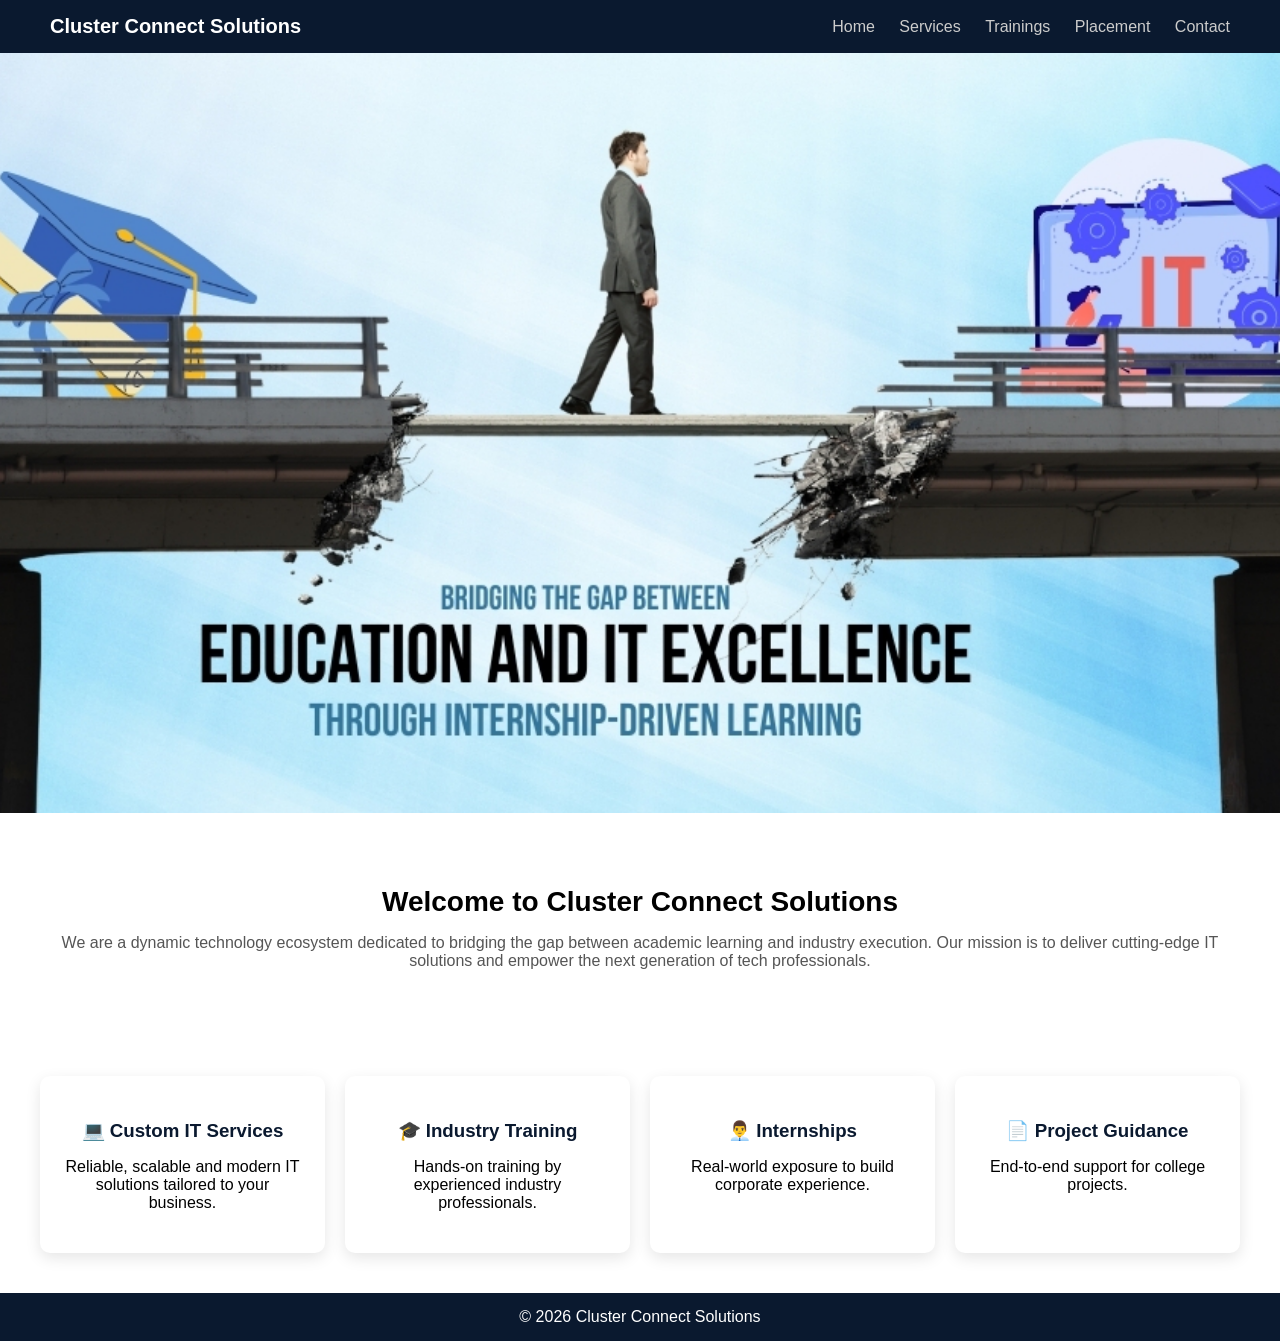
<file: index.html>
<!DOCTYPE html>
<html lang="en">
<head>
<meta charset="UTF-8">
<meta name="viewport" content="width=device-width, initial-scale=1.0">
<title>Cluster Connect Solutions</title>

<style>
body {
    margin: 0;
    font-family: 'Segoe UI', sans-serif;
}

/* NAVBAR */
header {
    background: #0a192f;
    color: white;
    padding: 15px 50px;
    display: flex;
    justify-content: space-between;
    align-items: center;
}

header h1 {
    font-size: 20px;
    margin: 0;
}

nav a {
    color: #ccc;
    margin-left: 20px;
    text-decoration: none;
    font-weight: 500;
}

nav a:hover {
    color: #64ffda;
}

/* HERO IMAGE */
.hero {
    height: 80vh;
    background: url('Education.jpeg') no-repeat center center/cover;
    display: flex;
    align-items: flex-end;
    justify-content: center;
    text-align: center;
    color: black;
    padding-bottom: 40px;
}

.hero-text {
    background: rgba(255,255,255,0.7);
    padding: 20px 30px;
    border-radius: 10px;
}

.hero-text h2 {
    margin: 0;
    font-size: 20px;
    color: #0a192f;
}

.hero-text h1 {
    font-size: 40px;
    margin: 10px 0;
}

.hero-text p {
    font-size: 18px;
}

/* SECTION */
.section {
    text-align: center;
    padding: 50px;
}

.section h2 {
    font-size: 28px;
    margin-bottom: 10px;
}

.section p {
    color: #555;
}

/* CARDS */
.cards {
    display: grid;
    grid-template-columns: repeat(auto-fit, minmax(220px,1fr));
    gap: 20px;
    padding: 40px;
}

.card {
    background: #fff;
    padding: 25px;
    border-radius: 10px;
    box-shadow: 0 5px 15px rgba(0,0,0,0.1);
    text-align: center;
    transition: 0.3s;
}

.card:hover {
    transform: translateY(-5px);
}

.card h3 {
    margin-bottom: 10px;
    color: #0a192f;
}

/* FOOTER */
footer {
    background: #0a192f;
    color: white;
    text-align: center;
    padding: 15px;
}
</style>

</head>

<body>

<header>
    <h1>Cluster Connect Solutions</h1>
    <nav>
        <a href="#">Home</a>
        <a href="services.html">Services</a>
        <a href="trainings.html">Trainings</a>
        <a href="placement.html">Placement</a>
        <a href="contact.html">Contact</a>
    </nav>
</header>

<!-- HERO SECTION -->
<div class="hero"></div>

<!-- CONTENT -->
<div class="section">
    <h2>Welcome to Cluster Connect Solutions</h2>
    <p>
    We are a dynamic technology ecosystem dedicated to bridging the gap between academic learning and industry execution.
    Our mission is to deliver cutting-edge IT solutions and empower the next generation of tech professionals.
    </p>
</div>

<!-- FEATURES -->
<div class="cards">

<div class="card">
    <h3>💻 Custom IT Services</h3>
    <p>Reliable, scalable and modern IT solutions tailored to your business.</p>
</div>

<div class="card">
    <h3>🎓 Industry Training</h3>
    <p>Hands-on training by experienced industry professionals.</p>
</div>

<div class="card">
    <h3>👨‍💼 Internships</h3>
    <p>Real-world exposure to build corporate experience.</p>
</div>

<div class="card">
    <h3>📄 Project Guidance</h3>
    <p>End-to-end support for college projects.</p>
</div>

</div>

<footer>
© 2026 Cluster Connect Solutions
</footer>

</body>
</html>
</file>
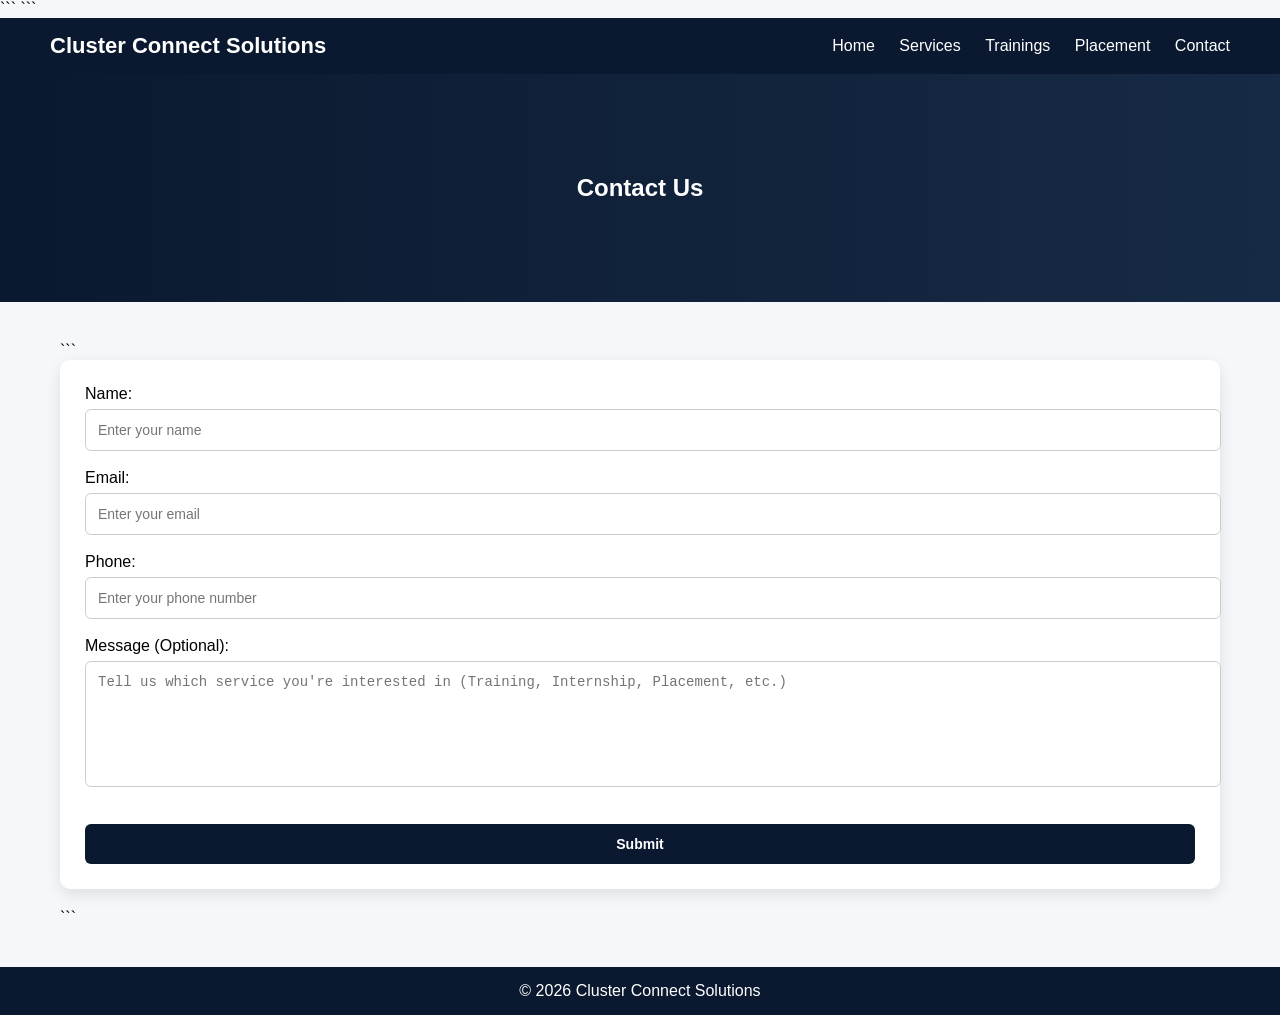
<file: contact.html>
<!DOCTYPE html>

<html>
<head>
    <title>Contact</title>
    <link rel="stylesheet" href="style.css">
    <meta name="viewport" content="width=device-width, initial-scale=1.0">

```
<style>
    /* Contact Form Styling */
    .card form input,
    .card form textarea,
    .card form button {
        width: 100%;
        padding: 12px;
        margin-top: 6px;
        border-radius: 6px;
        border: 1px solid #ccc;
        font-size: 14px;
    }

    .card form input:focus,
    .card form textarea:focus {
        outline: none;
        border-color: #0a192f;
    }

    .card form textarea {
        resize: none;
        height: 100px;
    }

    .card form button {
        background: #0a192f;
        color: white;
        border: none;
        cursor: pointer;
        margin-top: 15px;
        font-weight: bold;
        transition: 0.3s;
    }

    .card form button:hover {
        background: #64ffda;
        color: black;
    }
</style>
```

</head>

<body>

<header>
    <h1>Cluster Connect Solutions</h1>
    <nav>
        <a href="index.html">Home</a>
        <a href="services.html">Services</a>
        <a href="trainings.html">Trainings</a>
        <a href="placement.html">Placement</a>
        <a href="contact.html">Contact</a>
    </nav>
</header>

<div class="hero">
    <h2>Contact Us</h2>
</div>

<div class="container">

```
<div class="card">

    <form action="https://formsubmit.co/hr@clusterconnectsolutions.com" method="POST">

        <!-- Disable captcha -->
        <input type="hidden" name="_captcha" value="false">

        <!-- Redirect after submit -->
        <input type="hidden" name="_next" value="https://clusterconnectsolutions.com/thankyou.html">

        <label>Name:</label><br>
        <input type="text" name="name" placeholder="Enter your name" required><br><br>

        <label>Email:</label><br>
        <input type="email" name="email" placeholder="Enter your email" required><br><br>

        <label>Phone:</label><br>
        <input type="tel" name="phone" placeholder="Enter your phone number" required><br><br>

        <label>Message (Optional):</label><br>
        <textarea name="message" placeholder="Tell us which service you're interested in (Training, Internship, Placement, etc.)"></textarea><br><br>

        <button type="submit">Submit</button>

    </form>

</div>
```

</div>

<footer>
    © 2026 Cluster Connect Solutions
</footer>

</body>
</html>
</file>
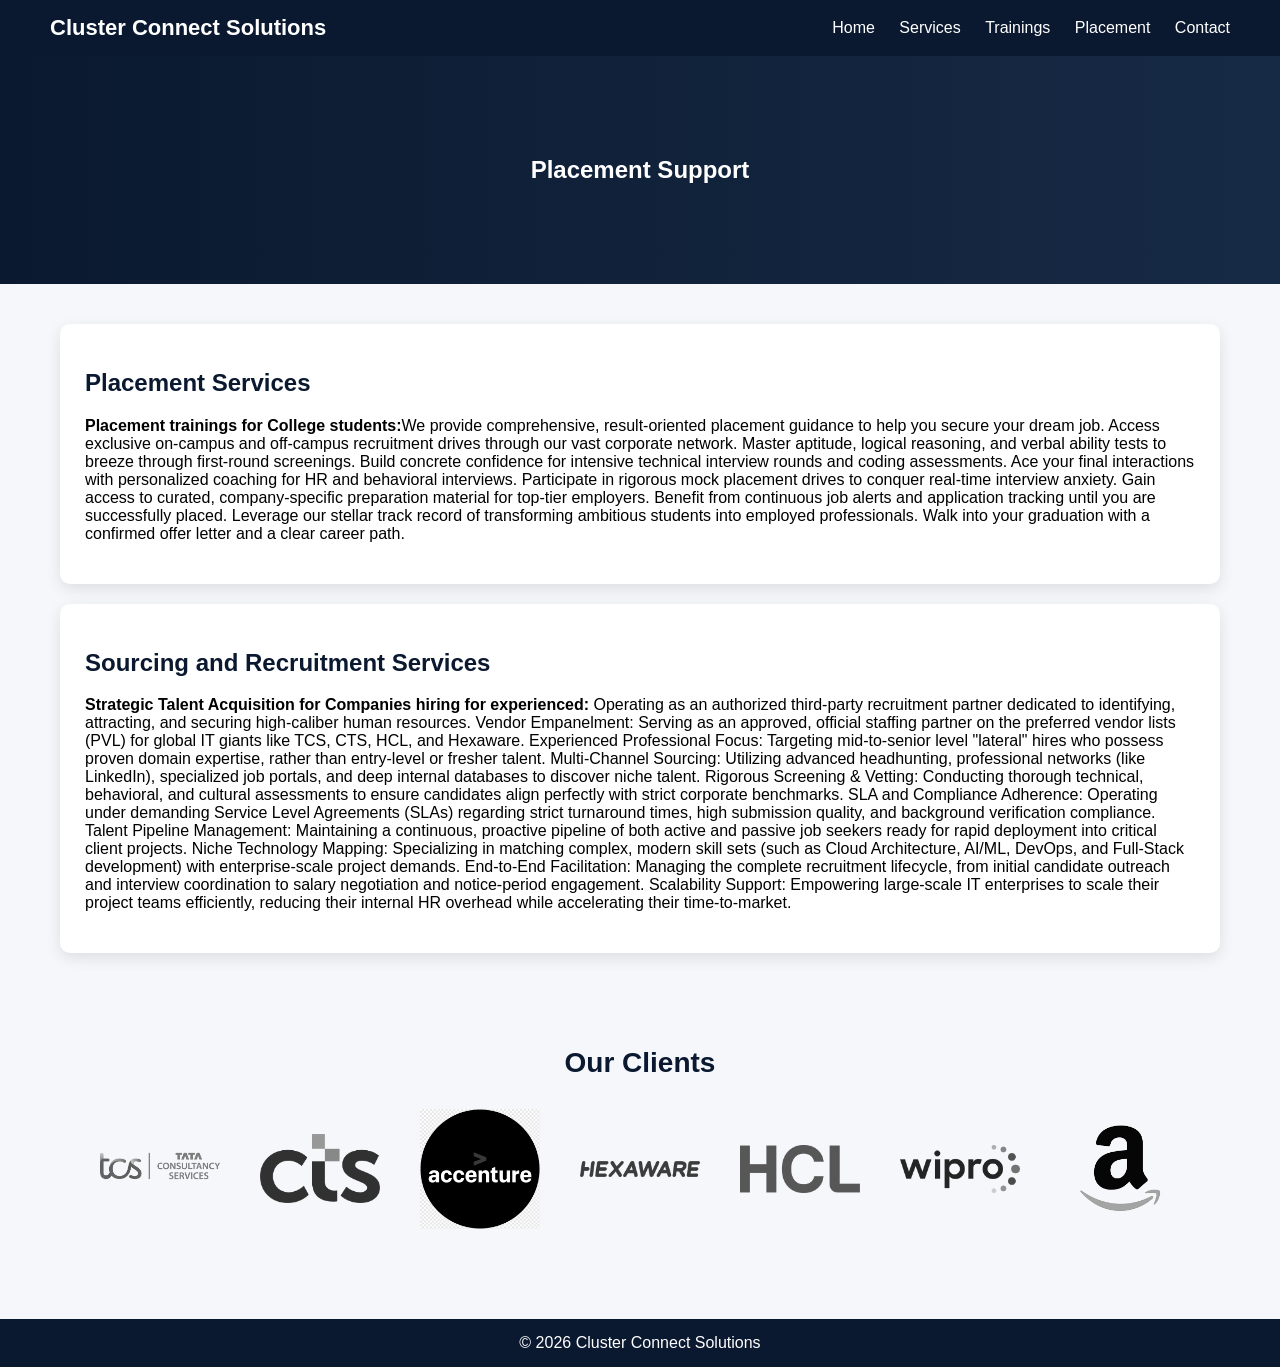
<file: placement.html>
<!DOCTYPE html>
<html>
<head>
<title>Placement</title>
<link rel="stylesheet" href="style.css">
</head>

<body>

<header>
    <h1>Cluster Connect Solutions</h1>
    <nav>
        <a href="index.html">Home</a>
        <a href="services.html">Services</a>
        <a href="trainings.html">Trainings</a>
        <a href="placement.html">Placement</a>
        <a href="contact.html">Contact</a>
    </nav>
</header>

<div class="hero">
    <h2>Placement Support</h2>
</div>

<div class="container">

<div class="card">
<h2>Placement Services</h2>
<p>
<b>Placement trainings for College students:</b>We provide comprehensive, result-oriented placement guidance to help you secure your dream job. Access exclusive on-campus and off-campus recruitment drives through our vast corporate network. Master aptitude, logical reasoning, and verbal ability tests to breeze through first-round screenings. Build concrete confidence for intensive technical interview rounds and coding assessments. Ace your final interactions with personalized coaching for HR and behavioral interviews. Participate in rigorous mock placement drives to conquer real-time interview anxiety. Gain access to curated, company-specific preparation material for top-tier employers. Benefit from continuous job alerts and application tracking until you are successfully placed. Leverage our stellar track record of transforming ambitious students into employed professionals. Walk into your graduation with a confirmed offer letter and a clear career path.
</p>
</div>

<div class="card">
<h2>Sourcing and Recruitment Services</h2>
<p>
<b>Strategic Talent Acquisition for Companies hiring for experienced:</b> Operating as an authorized third-party recruitment partner dedicated to identifying, attracting, and securing high-caliber human resources. Vendor Empanelment: Serving as an approved, official staffing partner on the preferred vendor lists (PVL) for global IT giants like TCS, CTS, HCL, and Hexaware. Experienced Professional Focus: Targeting mid-to-senior level "lateral" hires who possess proven domain expertise, rather than entry-level or fresher talent. Multi-Channel Sourcing: Utilizing advanced headhunting, professional networks (like LinkedIn), specialized job portals, and deep internal databases to discover niche talent. Rigorous Screening & Vetting: Conducting thorough technical, behavioral, and cultural assessments to ensure candidates align perfectly with strict corporate benchmarks. SLA and Compliance Adherence: Operating under demanding Service Level Agreements (SLAs) regarding strict turnaround times, high submission quality, and background verification compliance. Talent Pipeline Management: Maintaining a continuous, proactive pipeline of both active and passive job seekers ready for rapid deployment into critical client projects. Niche Technology Mapping: Specializing in matching complex, modern skill sets (such as Cloud Architecture, AI/ML, DevOps, and Full-Stack development) with enterprise-scale project demands. End-to-End Facilitation: Managing the complete recruitment lifecycle, from initial candidate outreach and interview coordination to salary negotiation and notice-period engagement. Scalability Support: Empowering large-scale IT enterprises to scale their project teams efficiently, reducing their internal HR overhead while accelerating their time-to-market.
</p>
</div>
<!-- CLIENTS SECTION -->
<div class="clients-section">
    <h2>Our Clients</h2>

    <div class="clients-logos">
        <img src="tcs.png" alt="TCS">
        <img src="cts.png" alt="CTS">
        <img src="accenture.png" alt="Accenture">
        <img src="hexaware.png" alt="Hexaware">
        <img src="hcl.png" alt="HCL">
        <img src="wipro.png" alt="Wipro">
        <img src="amazon.png" alt="Amazon">
    </div>
</div>
</div>

<footer>
© 2026 Cluster Connect Solutions
</footer>

</body>
</html>
</file>
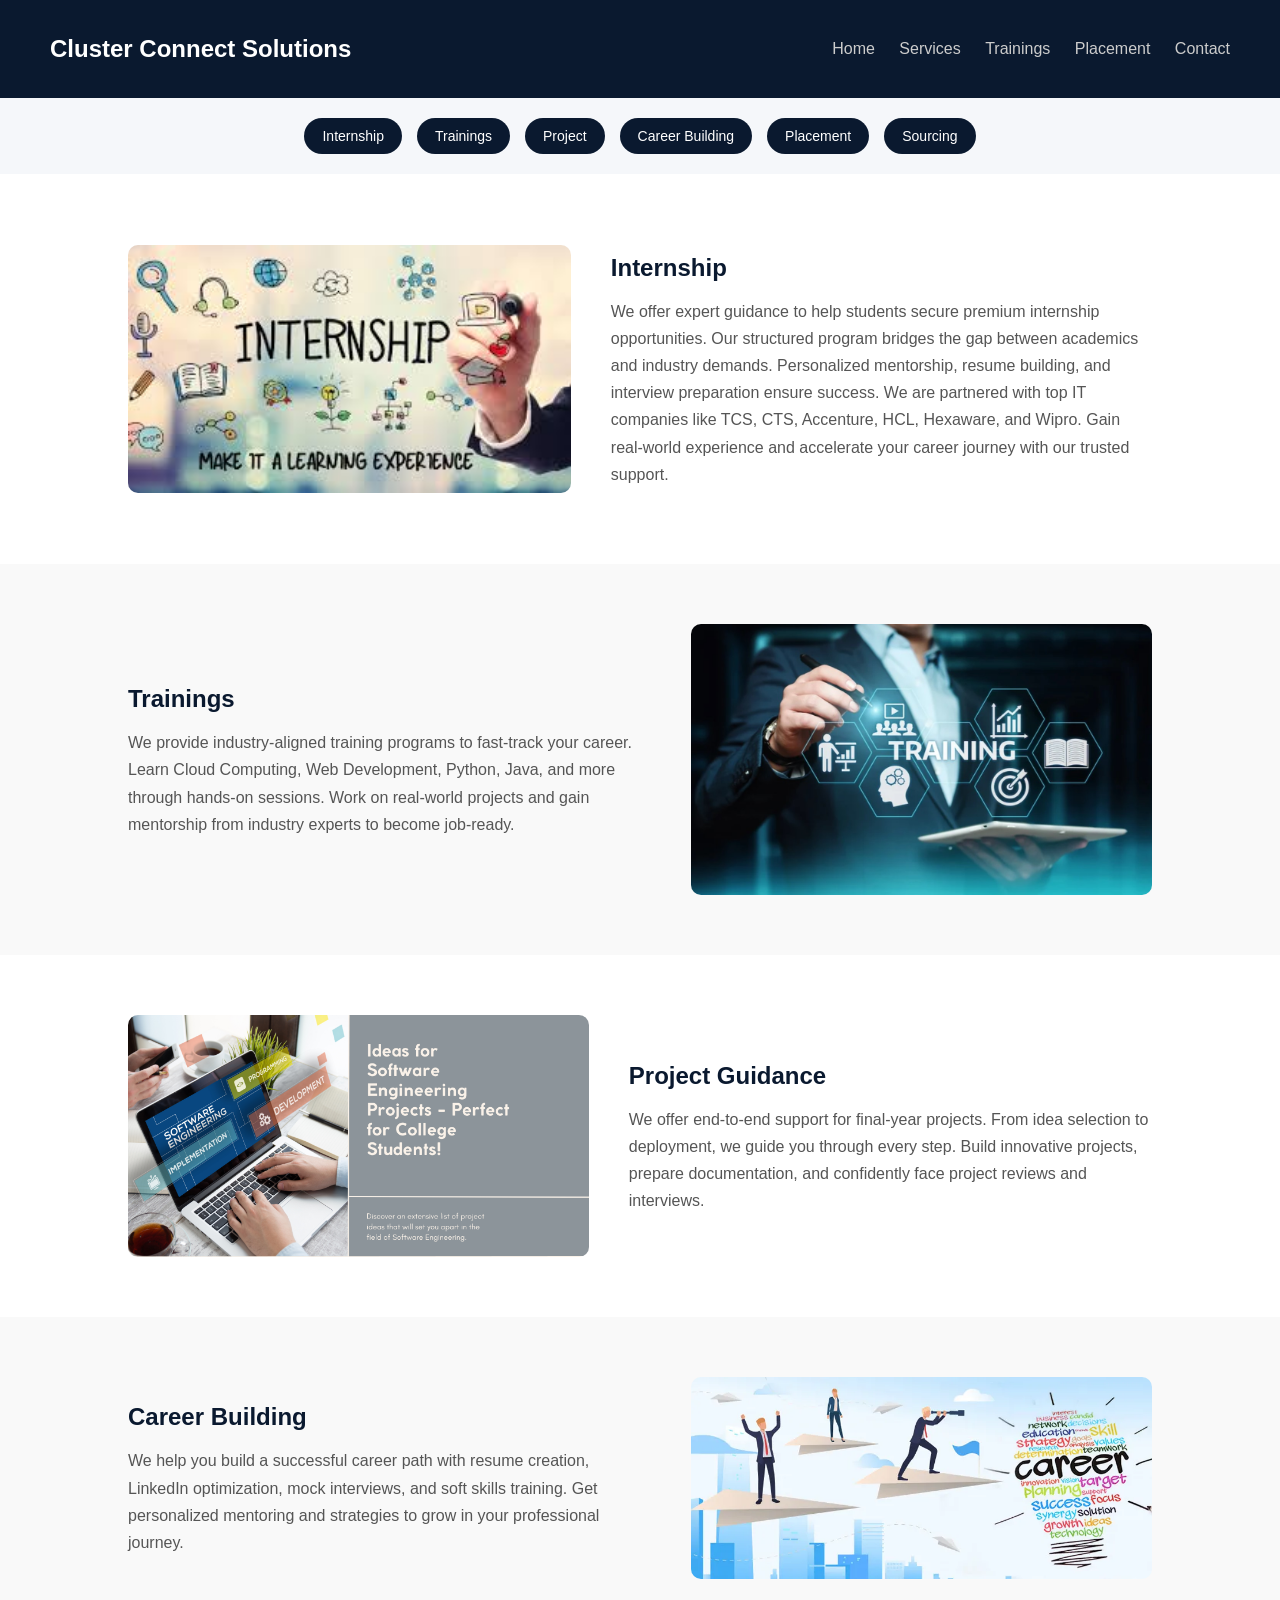
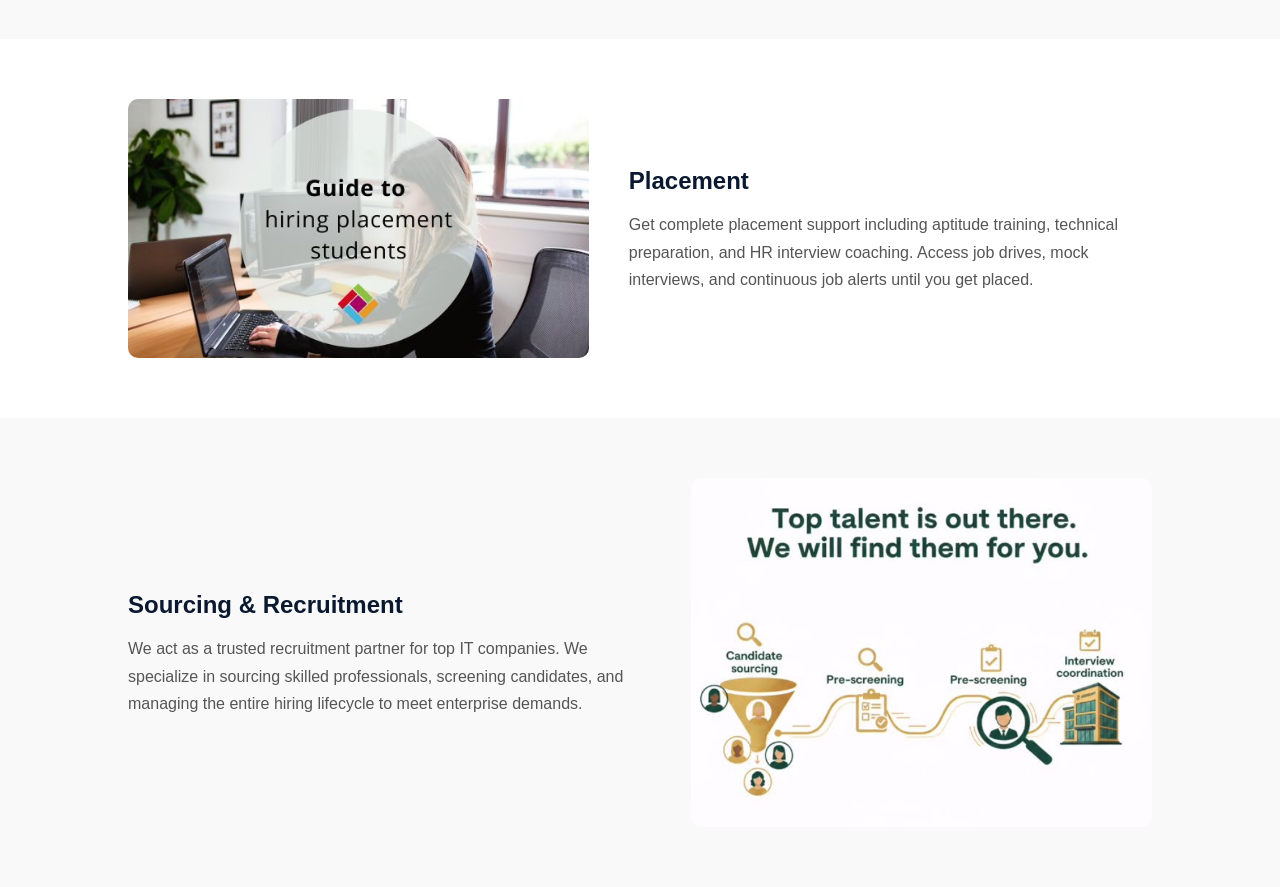
<file: services.html>
<!DOCTYPE html>
<html lang="en">
<head>
<meta charset="UTF-8">
<meta name="viewport" content="width=device-width, initial-scale=1.0">
<title>Services - Cluster Connect Solutions</title>

<style>
body {
    margin: 0;
    font-family: 'Segoe UI', sans-serif;
    scroll-behavior: smooth;
}

/* NAVBAR */
header {
    background: #0a192f;
    color: white;
    padding: 15px 50px;
    display: flex;
    justify-content: space-between;
    align-items: center;
}

nav a {
    color: #ccc;
    margin-left: 20px;
    text-decoration: none;
}

nav a:hover {
    color: #64ffda;
}

/* SERVICE MENU */
.menu {
    display: flex;
    justify-content: center;
    flex-wrap: wrap;
    gap: 15px;
    padding: 20px;
    background: #f5f7fa;
}

.menu a {
    padding: 10px 18px;
    background: #0a192f;
    color: white;
    border-radius: 20px;
    text-decoration: none;
    font-size: 14px;
}

.menu a:hover {
    background: #64ffda;
    color: #000;
}

/* SECTION */
.section {
    padding: 60px 10%;
    display: flex;
    align-items: center;
    gap: 40px;
}

.section:nth-child(even) {
    background: #f9f9f9;
}

/* IMAGE */
.section img {
    width: 45%;
    border-radius: 10px;
}

/* TEXT */
.content {
    width: 55%;
}

.content h2 {
    color: #0a192f;
    margin-bottom: 15px;
}

.content p {
    color: #555;
    line-height: 1.7;
}

/* MOBILE */
@media(max-width: 768px){
    .section {
        flex-direction: column;
    }
    .section img,
    .content {
        width: 100%;
    }
}
</style>

</head>

<body>

<header>
    <h2>Cluster Connect Solutions</h2>
    <nav>
        <a href="index.html">Home</a>
        <a href="services.html">Services</a>
        <a href="trainings.html">Trainings</a>
        <a href="placement.html">Placement</a>
        <a href="contact.html">Contact</a>
    </nav>
</header>

<!-- MENU -->
<div class="menu">
    <a href="#internship">Internship</a>
    <a href="#training">Trainings</a>
    <a href="#project">Project</a>
    <a href="#career">Career Building</a>
    <a href="#placement">Placement</a>
    <a href="#sourcing">Sourcing</a>
</div>

<!-- INTERNSHIP -->
<section id="internship" class="section">
    <img src="intern.jpg">
    <div class="content">
        <h2>Internship</h2>
        <p>
        We offer expert guidance to help students secure premium internship opportunities. Our structured program bridges the gap between academics and industry demands. Personalized mentorship, resume building, and interview preparation ensure success. We are partnered with top IT companies like TCS, CTS, Accenture, HCL, Hexaware, and Wipro. Gain real-world experience and accelerate your career journey with our trusted support.
        </p>
    </div>
</section>

<!-- TRAINING -->
<section id="training" class="section">
    <div class="content">
        <h2>Trainings</h2>
        <p>
        We provide industry-aligned training programs to fast-track your career. Learn Cloud Computing, Web Development, Python, Java, and more through hands-on sessions. Work on real-world projects and gain mentorship from industry experts to become job-ready.
        </p>
    </div>
    <img src="training.jpg">
</section>

<!-- PROJECT -->
<section id="project" class="section">
    <img src="project.png">
    <div class="content">
        <h2>Project Guidance</h2>
        <p>
        We offer end-to-end support for final-year projects. From idea selection to deployment, we guide you through every step. Build innovative projects, prepare documentation, and confidently face project reviews and interviews.
        </p>
    </div>
</section>

<!-- CAREER -->
<section id="career" class="section">
    <div class="content">
        <h2>Career Building</h2>
        <p>
        We help you build a successful career path with resume creation, LinkedIn optimization, mock interviews, and soft skills training. Get personalized mentoring and strategies to grow in your professional journey.
        </p>
    </div>
    <img src="career.png">
</section>

<!-- PLACEMENT -->
<section id="placement" class="section">
    <img src="placement.jpg">
    <div class="content">
        <h2>Placement</h2>
        <p>
        Get complete placement support including aptitude training, technical preparation, and HR interview coaching. Access job drives, mock interviews, and continuous job alerts until you get placed.
        </p>
    </div>
</section>

<!-- SOURCING -->
<section id="sourcing" class="section">
    <div class="content">
        <h2>Sourcing & Recruitment</h2>
        <p>
        We act as a trusted recruitment partner for top IT companies. We specialize in sourcing skilled professionals, screening candidates, and managing the entire hiring lifecycle to meet enterprise demands.
        </p>
    </div>
    <img src="sourcing.png">
</section>

</body>
</html>
</file>
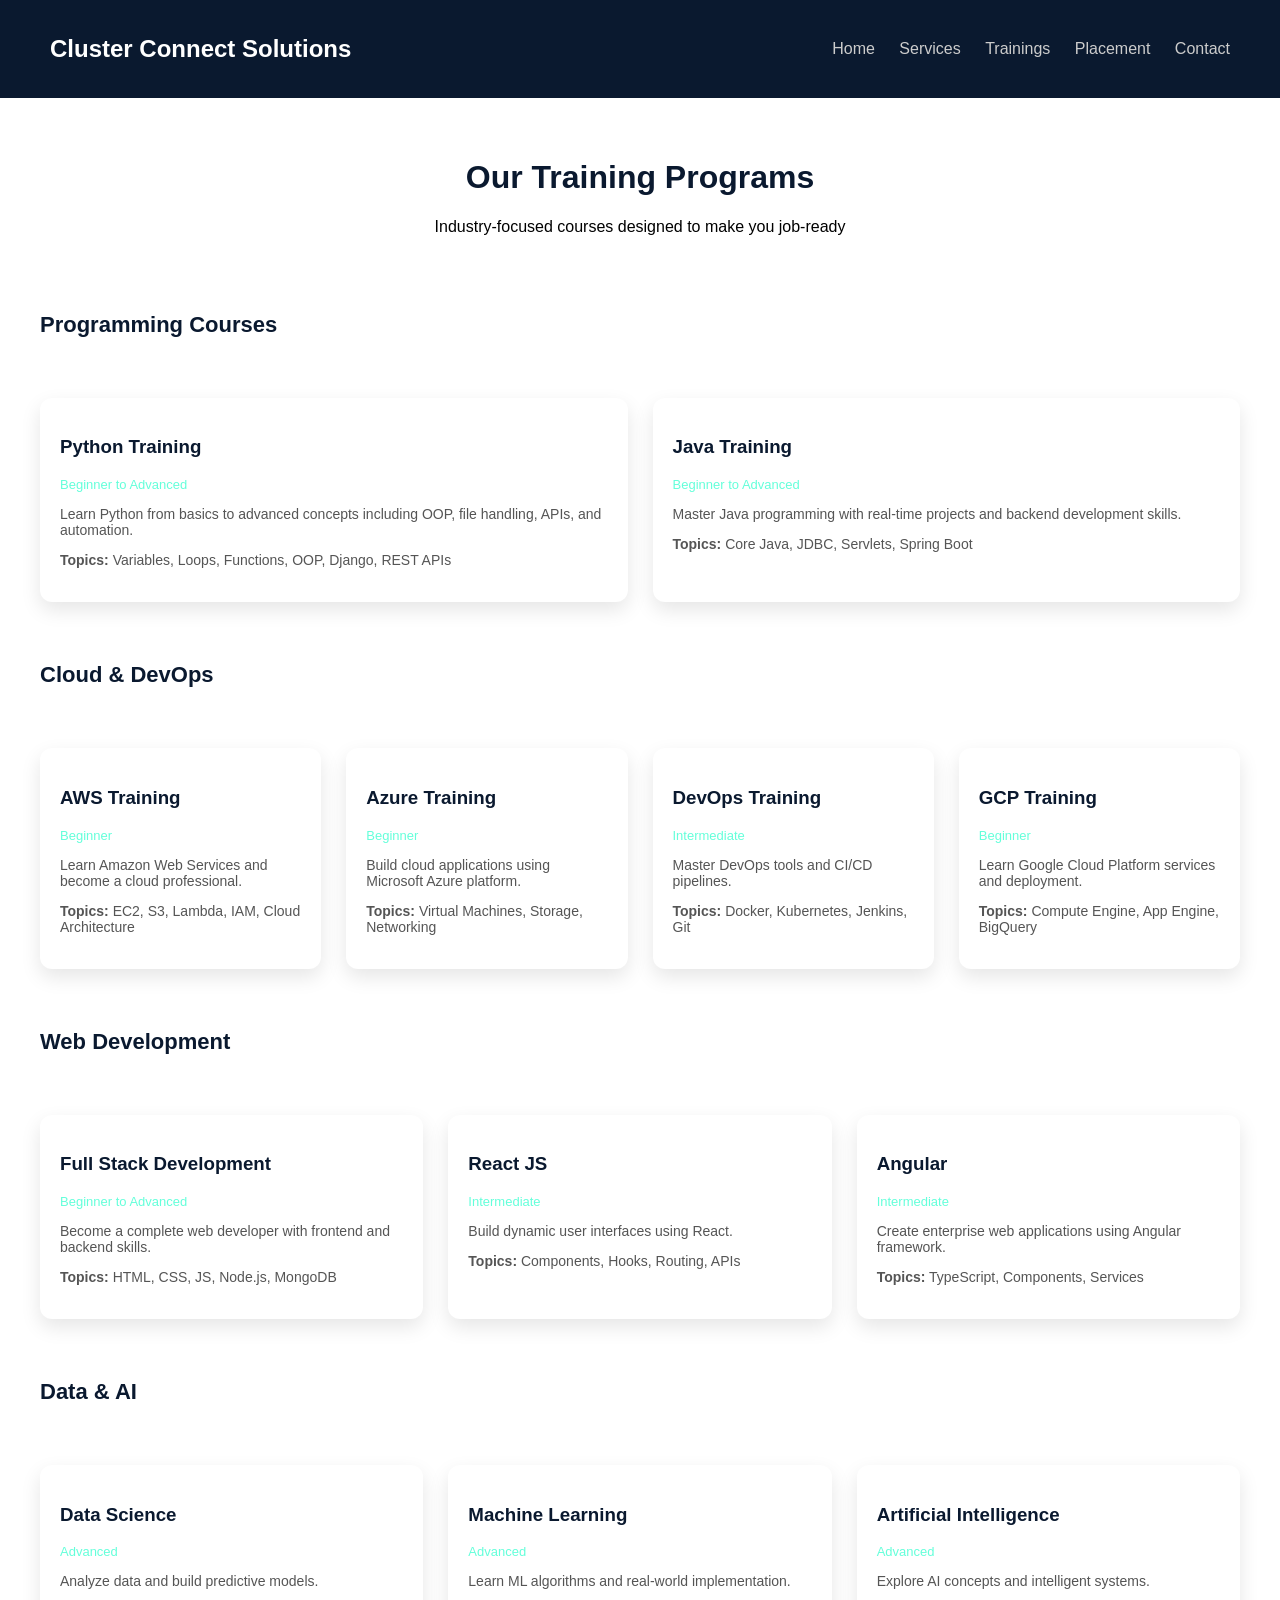
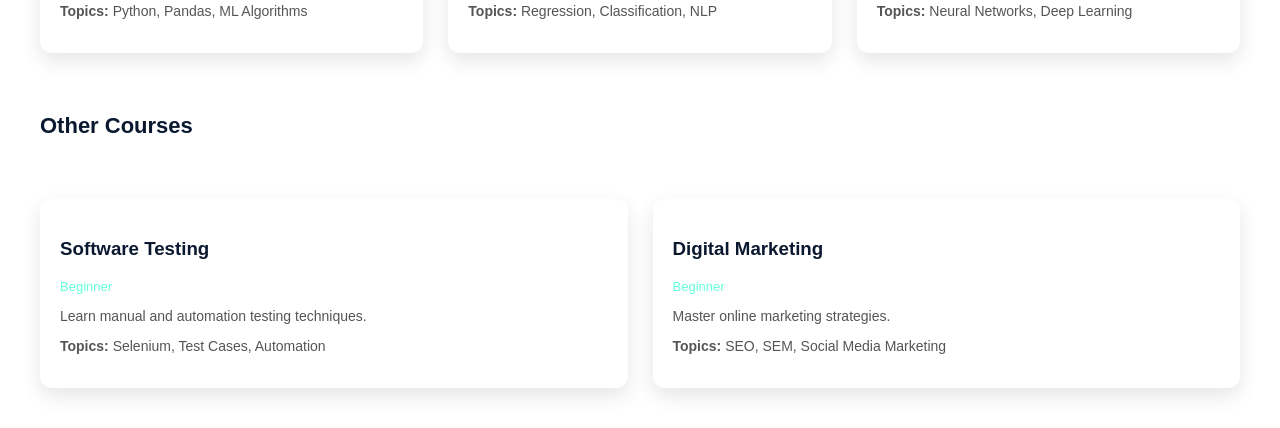
<file: trainings.html>
<!DOCTYPE html>
<html lang="en">
<head>
<meta charset="UTF-8">
<meta name="viewport" content="width=device-width, initial-scale=1.0">
<title>Trainings - Cluster Connect Solutions</title>

<style>
body {
    margin: 0;
    font-family: 'Segoe UI', sans-serif;
}

/* NAVBAR */
header {
    background: #0a192f;
    color: white;
    padding: 15px 50px;
    display: flex;
    justify-content: space-between;
    align-items: center;
}

nav a {
    color: #ccc;
    margin-left: 20px;
    text-decoration: none;
}

nav a:hover {
    color: #64ffda;
}

/* TITLE */
.title {
    text-align: center;
    padding: 40px;
}

.title h1 {
    color: #0a192f;
}

/* GRID */
.courses {
    display: grid;
    grid-template-columns: repeat(auto-fit, minmax(260px,1fr));
    gap: 25px;
    padding: 40px;
}

/* CARD */
.card {
    background: #fff;
    padding: 20px;
    border-radius: 12px;
    box-shadow: 0 8px 20px rgba(0,0,0,0.1);
    transition: 0.3s;
}

.card:hover {
    transform: translateY(-8px);
}

.card h3 {
    color: #0a192f;
}

.level {
    font-size: 13px;
    color: #64ffda;
    margin-bottom: 10px;
}

.card p {
    color: #555;
    font-size: 14px;
}

/* CATEGORY */
.category {
    padding: 20px 40px;
    font-size: 22px;
    color: #0a192f;
    font-weight: bold;
}

</style>

</head>

<body>

<header>
    <h2>Cluster Connect Solutions</h2>
    <nav>
        <a href="index.html">Home</a>
        <a href="services.html">Services</a>
        <a href="trainings.html">Trainings</a>
        <a href="placement.html">Placement</a>
        <a href="contact.html">Contact</a>
    </nav>
</header>

<div class="title">
    <h1>Our Training Programs</h1>
    <p>Industry-focused courses designed to make you job-ready</p>
</div>

<!-- PROGRAMMING -->
<div class="category">Programming Courses</div>
<div class="courses">

<div class="card">
<h3>Python Training</h3>
<div class="level">Beginner to Advanced</div>
<p>Learn Python from basics to advanced concepts including OOP, file handling, APIs, and automation.</p>
<p><b>Topics:</b> Variables, Loops, Functions, OOP, Django, REST APIs</p>
</div>

<div class="card">
<h3>Java Training</h3>
<div class="level">Beginner to Advanced</div>
<p>Master Java programming with real-time projects and backend development skills.</p>
<p><b>Topics:</b> Core Java, JDBC, Servlets, Spring Boot</p>
</div>

</div>

<!-- CLOUD -->
<div class="category">Cloud & DevOps</div>
<div class="courses">

<div class="card">
<h3>AWS Training</h3>
<div class="level">Beginner</div>
<p>Learn Amazon Web Services and become a cloud professional.</p>
<p><b>Topics:</b> EC2, S3, Lambda, IAM, Cloud Architecture</p>
</div>

<div class="card">
<h3>Azure Training</h3>
<div class="level">Beginner</div>
<p>Build cloud applications using Microsoft Azure platform.</p>
<p><b>Topics:</b> Virtual Machines, Storage, Networking</p>
</div>

<div class="card">
<h3>DevOps Training</h3>
<div class="level">Intermediate</div>
<p>Master DevOps tools and CI/CD pipelines.</p>
<p><b>Topics:</b> Docker, Kubernetes, Jenkins, Git</p>
</div>

<div class="card">
<h3>GCP Training</h3>
<div class="level">Beginner</div>
<p>Learn Google Cloud Platform services and deployment.</p>
<p><b>Topics:</b> Compute Engine, App Engine, BigQuery</p>
</div>

</div>

<!-- WEB -->
<div class="category">Web Development</div>
<div class="courses">

<div class="card">
<h3>Full Stack Development</h3>
<div class="level">Beginner to Advanced</div>
<p>Become a complete web developer with frontend and backend skills.</p>
<p><b>Topics:</b> HTML, CSS, JS, Node.js, MongoDB</p>
</div>

<div class="card">
<h3>React JS</h3>
<div class="level">Intermediate</div>
<p>Build dynamic user interfaces using React.</p>
<p><b>Topics:</b> Components, Hooks, Routing, APIs</p>
</div>

<div class="card">
<h3>Angular</h3>
<div class="level">Intermediate</div>
<p>Create enterprise web applications using Angular framework.</p>
<p><b>Topics:</b> TypeScript, Components, Services</p>
</div>

</div>

<!-- DATA -->
<div class="category">Data & AI</div>
<div class="courses">

<div class="card">
<h3>Data Science</h3>
<div class="level">Advanced</div>
<p>Analyze data and build predictive models.</p>
<p><b>Topics:</b> Python, Pandas, ML Algorithms</p>
</div>

<div class="card">
<h3>Machine Learning</h3>
<div class="level">Advanced</div>
<p>Learn ML algorithms and real-world implementation.</p>
<p><b>Topics:</b> Regression, Classification, NLP</p>
</div>

<div class="card">
<h3>Artificial Intelligence</h3>
<div class="level">Advanced</div>
<p>Explore AI concepts and intelligent systems.</p>
<p><b>Topics:</b> Neural Networks, Deep Learning</p>
</div>

</div>

<!-- OTHER -->
<div class="category">Other Courses</div>
<div class="courses">

<div class="card">
<h3>Software Testing</h3>
<div class="level">Beginner</div>
<p>Learn manual and automation testing techniques.</p>
<p><b>Topics:</b> Selenium, Test Cases, Automation</p>
</div>

<div class="card">
<h3>Digital Marketing</h3>
<div class="level">Beginner</div>
<p>Master online marketing strategies.</p>
<p><b>Topics:</b> SEO, SEM, Social Media Marketing</p>
</div>

</div>

</body>
</html>
</file>
<file: style.css>
body {
    margin: 0;
    font-family: 'Segoe UI', sans-serif;
    background: #f5f7fa;
}

header {
    background: #0a192f;
    padding: 15px 50px;
    display: flex;
    justify-content: space-between;
    align-items: center;
    color: white;
}

header h1 {
    margin: 0;
    font-size: 22px;
}

nav a {
    color: white;
    margin-left: 20px;
    text-decoration: none;
    font-weight: 500;
}

nav a:hover {
    color: #64ffda;
}

.hero {
    background: linear-gradient(to right, #0a192f, #172a45);
    color: white;
    padding: 80px 50px;
    text-align: center;
}

.container {
    padding: 40px 60px;
}

.card {
    background: white;
    padding: 25px;
    margin-bottom: 20px;
    border-radius: 10px;
    box-shadow: 0 5px 15px rgba(0,0,0,0.1);
}

.card h2 {
    color: #0a192f;
}

button {
    background: #0a192f;
    color: white;
    border: none;
    padding: 10px 15px;
    border-radius: 5px;
    cursor: pointer;
}

button:hover {
    background: #64ffda;
    color: black;
}

footer {
    background: #0a192f;
    color: white;
    text-align: center;
    padding: 15px;
}
/* CLIENTS SECTION */
.clients-section {
    text-align: center;
    padding: 50px 20px;
}

.clients-section h2 {
    font-size: 28px;
    margin-bottom: 30px;
    color: #0a192f;
}

.clients-logos {
    display: flex;
    flex-wrap: wrap;
    justify-content: center;
    gap: 40px;
    align-items: center;
}

.clients-logos img {
    width: 120px;
    height: auto;
    filter: grayscale(100%);
    transition: 0.3s;
}

.clients-logos img:hover {
    filter: grayscale(0%);
    transform: scale(1.1);
}
</file>
